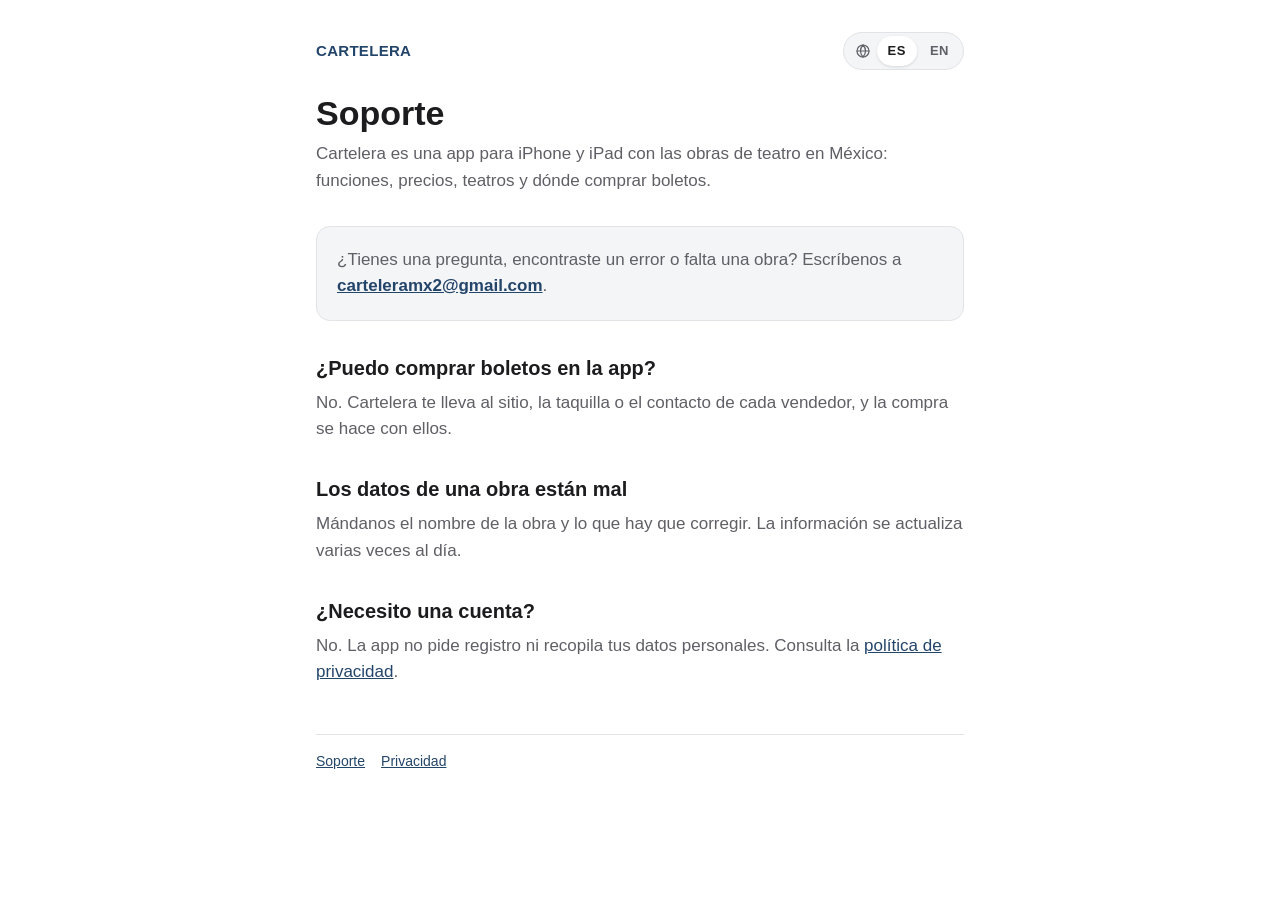
<file: index.html>
<!doctype html>
<html lang="es-MX" data-title-es="Cartelera · Soporte" data-title-en="Cartelera · Support">
<head>
  <meta charset="utf-8">
  <meta name="viewport" content="width=device-width, initial-scale=1">
  <title>Cartelera · Soporte</title>
  <meta name="description" content="Soporte y contacto de Cartelera, la app de la cartelera teatral de México.">
  <link rel="stylesheet" href="styles.css">
  <script src="lang.js" defer></script>
</head>
<body>
<main>
  <div class="topbar">
    <a class="app" href="./" data-keep-lang>Cartelera</a>
    <div class="lang-switch" role="group" aria-label="Idioma / Language">
      <svg viewBox="0 0 24 24" fill="none" stroke="currentColor" stroke-width="1.8" stroke-linecap="round" aria-hidden="true"><circle cx="12" cy="12" r="9"/><path d="M3 12h18M12 3c2.5 2.7 3.8 5.7 3.8 9s-1.3 6.3-3.8 9c-2.5-2.7-3.8-5.7-3.8-9S9.5 5.7 12 3z"/></svg>
      <button type="button" data-set-lang="es" lang="es" aria-pressed="true" aria-label="Español">ES</button>
      <button type="button" data-set-lang="en" lang="en" aria-pressed="false" aria-label="English">EN</button>
    </div>
  </div>

  <div data-lang="es">
    <header>
      <h1>Soporte</h1>
      <p>Cartelera es una app para iPhone y iPad con las obras de teatro en México: funciones, precios, teatros y dónde comprar boletos.</p>
    </header>

    <div class="card">
      <p>¿Tienes una pregunta, encontraste un error o falta una obra? Escríbenos a
        <a href="mailto:carteleramx2@gmail.com">carteleramx2@gmail.com</a>.</p>
    </div>

    <h2>¿Puedo comprar boletos en la app?</h2>
    <p>No. Cartelera te lleva al sitio, la taquilla o el contacto de cada vendedor, y la compra se hace con ellos.</p>

    <h2>Los datos de una obra están mal</h2>
    <p>Mándanos el nombre de la obra y lo que hay que corregir. La información se actualiza varias veces al día.</p>

    <h2>¿Necesito una cuenta?</h2>
    <p>No. La app no pide registro ni recopila tus datos personales. Consulta la <a href="privacidad.html" data-keep-lang>política de privacidad</a>.</p>

    <footer>
      <a href="./" data-keep-lang>Soporte</a><a href="privacidad.html" data-keep-lang>Privacidad</a>
    </footer>
  </div>

  <div data-lang="en" lang="en" hidden>
    <header>
      <h1>Support</h1>
      <p>Cartelera is an iPhone and iPad app with the theater productions in Mexico: showtimes, prices, theaters and where to buy tickets.</p>
    </header>

    <div class="card">
      <p>Have a question, found a bug or a missing play? Write to us at
        <a href="mailto:carteleramx2@gmail.com">carteleramx2@gmail.com</a>.</p>
    </div>

    <h2>Can I buy tickets in the app?</h2>
    <p>No. Cartelera takes you to each seller's website, box office or contact, and you buy from them.</p>

    <h2>A play's details are wrong</h2>
    <p>Send us the play's name and what needs fixing. The listings are updated several times a day.</p>

    <h2>Do I need an account?</h2>
    <p>No. The app doesn't ask you to sign up and doesn't collect your personal data. See the <a href="privacidad.html" data-keep-lang>privacy policy</a>.</p>

    <footer>
      <a href="./" data-keep-lang>Support</a><a href="privacidad.html" data-keep-lang>Privacy</a>
    </footer>
  </div>
</main>
</body>
</html>
</file>
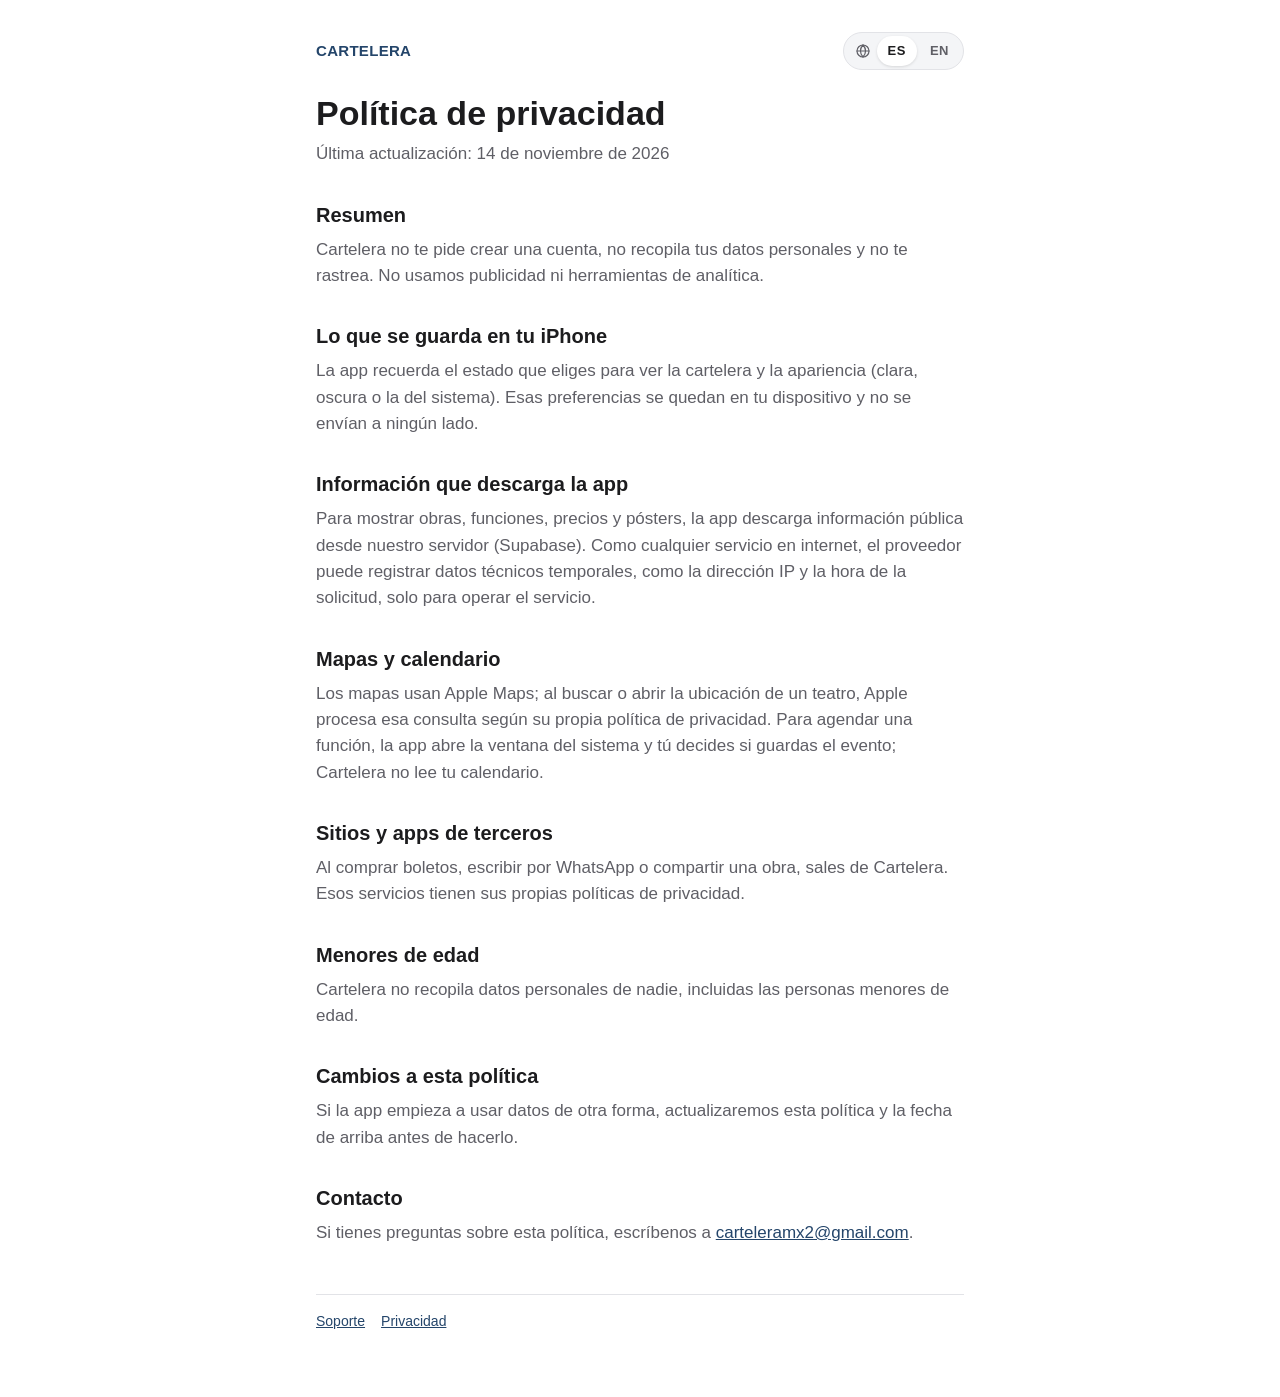
<file: privacidad.html>
<!doctype html>
<html lang="es-MX" data-title-es="Cartelera · Política de privacidad" data-title-en="Cartelera · Privacy Policy">
<head>
  <meta charset="utf-8">
  <meta name="viewport" content="width=device-width, initial-scale=1">
  <title>Cartelera · Política de privacidad</title>
  <meta name="description" content="Política de privacidad de la app Cartelera.">
  <link rel="stylesheet" href="styles.css">
  <script src="lang.js" defer></script>
</head>
<body>
<main>
  <div class="topbar">
    <a class="app" href="./" data-keep-lang>Cartelera</a>
    <div class="lang-switch" role="group" aria-label="Idioma / Language">
      <svg viewBox="0 0 24 24" fill="none" stroke="currentColor" stroke-width="1.8" stroke-linecap="round" aria-hidden="true"><circle cx="12" cy="12" r="9"/><path d="M3 12h18M12 3c2.5 2.7 3.8 5.7 3.8 9s-1.3 6.3-3.8 9c-2.5-2.7-3.8-5.7-3.8-9S9.5 5.7 12 3z"/></svg>
      <button type="button" data-set-lang="es" lang="es" aria-pressed="true" aria-label="Español">ES</button>
      <button type="button" data-set-lang="en" lang="en" aria-pressed="false" aria-label="English">EN</button>
    </div>
  </div>

  <div data-lang="es">
    <header>
      <h1>Política de privacidad</h1>
      <p>Última actualización: 14 de noviembre de 2026</p>
    </header>

    <h2>Resumen</h2>
    <p>Cartelera no te pide crear una cuenta, no recopila tus datos personales y no te rastrea. No usamos publicidad ni herramientas de analítica.</p>

    <h2>Lo que se guarda en tu iPhone</h2>
    <p>La app recuerda el estado que eliges para ver la cartelera y la apariencia (clara, oscura o la del sistema). Esas preferencias se quedan en tu dispositivo y no se envían a ningún lado.</p>

    <h2>Información que descarga la app</h2>
    <p>Para mostrar obras, funciones, precios y pósters, la app descarga información pública desde nuestro servidor (Supabase). Como cualquier servicio en internet, el proveedor puede registrar datos técnicos temporales, como la dirección IP y la hora de la solicitud, solo para operar el servicio.</p>

    <h2>Mapas y calendario</h2>
    <p>Los mapas usan Apple Maps; al buscar o abrir la ubicación de un teatro, Apple procesa esa consulta según su propia política de privacidad. Para agendar una función, la app abre la ventana del sistema y tú decides si guardas el evento; Cartelera no lee tu calendario.</p>

    <h2>Sitios y apps de terceros</h2>
    <p>Al comprar boletos, escribir por WhatsApp o compartir una obra, sales de Cartelera. Esos servicios tienen sus propias políticas de privacidad.</p>

    <h2>Menores de edad</h2>
    <p>Cartelera no recopila datos personales de nadie, incluidas las personas menores de edad.</p>

    <h2>Cambios a esta política</h2>
    <p>Si la app empieza a usar datos de otra forma, actualizaremos esta política y la fecha de arriba antes de hacerlo.</p>

    <h2>Contacto</h2>
    <p>Si tienes preguntas sobre esta política, escríbenos a <a href="mailto:carteleramx2@gmail.com">carteleramx2@gmail.com</a>.</p>

    <footer>
      <a href="./" data-keep-lang>Soporte</a><a href="privacidad.html" data-keep-lang>Privacidad</a>
    </footer>
  </div>

  <div data-lang="en" lang="en" hidden>
    <header>
      <h1>Privacy Policy</h1>
      <p>Last updated: November 14, 2026</p>
    </header>

    <h2>Summary</h2>
    <p>Cartelera doesn't ask you to create an account, doesn't collect your personal data and doesn't track you. We don't use ads or analytics tools.</p>

    <h2>What's stored on your iPhone</h2>
    <p>The app remembers the state you choose for the listings and the appearance (light, dark or the system setting). These preferences stay on your device and are never sent anywhere.</p>

    <h2>Information the app downloads</h2>
    <p>To show plays, showtimes, prices and posters, the app downloads public information from our server (Supabase). Like any internet service, the provider may log temporary technical data, such as the IP address and the time of the request, only to operate the service.</p>

    <h2>Maps and calendar</h2>
    <p>Maps use Apple Maps; when you search for or open a theater's location, Apple handles that request under its own privacy policy. To add a showtime to your calendar, the app opens the system window and you decide whether to save the event; Cartelera doesn't read your calendar.</p>

    <h2>Third-party websites and apps</h2>
    <p>When you buy tickets, message a seller on WhatsApp or share a play, you leave Cartelera. Those services have their own privacy policies.</p>

    <h2>Children</h2>
    <p>Cartelera doesn't collect personal data from anyone, including children.</p>

    <h2>Changes to this policy</h2>
    <p>If the app starts using data in a different way, we'll update this policy and the date above before doing so.</p>

    <h2>Contact</h2>
    <p>If you have questions about this policy, write to us at <a href="mailto:carteleramx2@gmail.com">carteleramx2@gmail.com</a>.</p>

    <footer>
      <a href="./" data-keep-lang>Support</a><a href="privacidad.html" data-keep-lang>Privacy</a>
    </footer>
  </div>
</main>
</body>
</html>
</file>
<file: styles.css>
:root {
  --bg: #ffffff; --text: #1c1c1e; --muted: #5f5f66; --accent: #24456a;
  --card: #f4f5f7; --line: #e2e3e7;
}
@media (prefers-color-scheme: dark) {
  :root { --bg: #111317; --text: #f2f2f4; --muted: #a3a6ad; --accent: #8fb4e0;
          --card: #1b1e24; --line: #2b2f37; }
}
* { box-sizing: border-box; }
body { margin: 0; background: var(--bg); color: var(--text);
  font: 17px/1.55 -apple-system, BlinkMacSystemFont, "Segoe UI", Roboto, sans-serif; }
main { max-width: 680px; margin: 0 auto; padding: 32px 16px 64px; }
header { margin: 24px 0 32px; }
.app { font-size: 15px; font-weight: 600; color: var(--accent); text-decoration: none;
  letter-spacing: .02em; text-transform: uppercase; }
h1 { font-size: 34px; line-height: 1.15; margin: 8px 0 8px; }
h2 { font-size: 20px; margin: 32px 0 6px; }
p { margin: 0 0 12px; color: var(--muted); }
a { color: var(--accent); }
.card { background: var(--card); border: 1px solid var(--line); border-radius: 14px;
  padding: 20px; margin: 24px 0; }
.card p { margin: 0; }
.card a { font-weight: 600; overflow-wrap: anywhere; }
footer { margin-top: 48px; padding-top: 16px; border-top: 1px solid var(--line);
  font-size: 14px; color: var(--muted); }
footer a { margin-right: 16px; }
.topbar { display: flex; align-items: center; justify-content: space-between; gap: 12px; }
.lang-switch { display: inline-flex; align-items: center; gap: 2px; padding: 3px;
  background: var(--card); border: 1px solid var(--line); border-radius: 999px; }
.lang-switch svg { width: 16px; height: 16px; margin: 0 4px 0 8px; color: var(--muted); flex: none; }
.lang-switch button { font: inherit; font-size: 13px; font-weight: 600; letter-spacing: .04em;
  color: var(--muted); background: transparent; border: 0; border-radius: 999px;
  padding: 5px 11px; cursor: pointer; transition: background .15s, color .15s; }
.lang-switch button:hover { color: var(--text); }
.lang-switch button[aria-pressed="true"] { background: var(--bg); color: var(--text);
  box-shadow: 0 1px 3px rgba(0,0,0,.12); }
.lang-switch button:focus-visible { outline: 2px solid var(--accent); outline-offset: 1px; }
[hidden] { display: none !important; }
</file>
